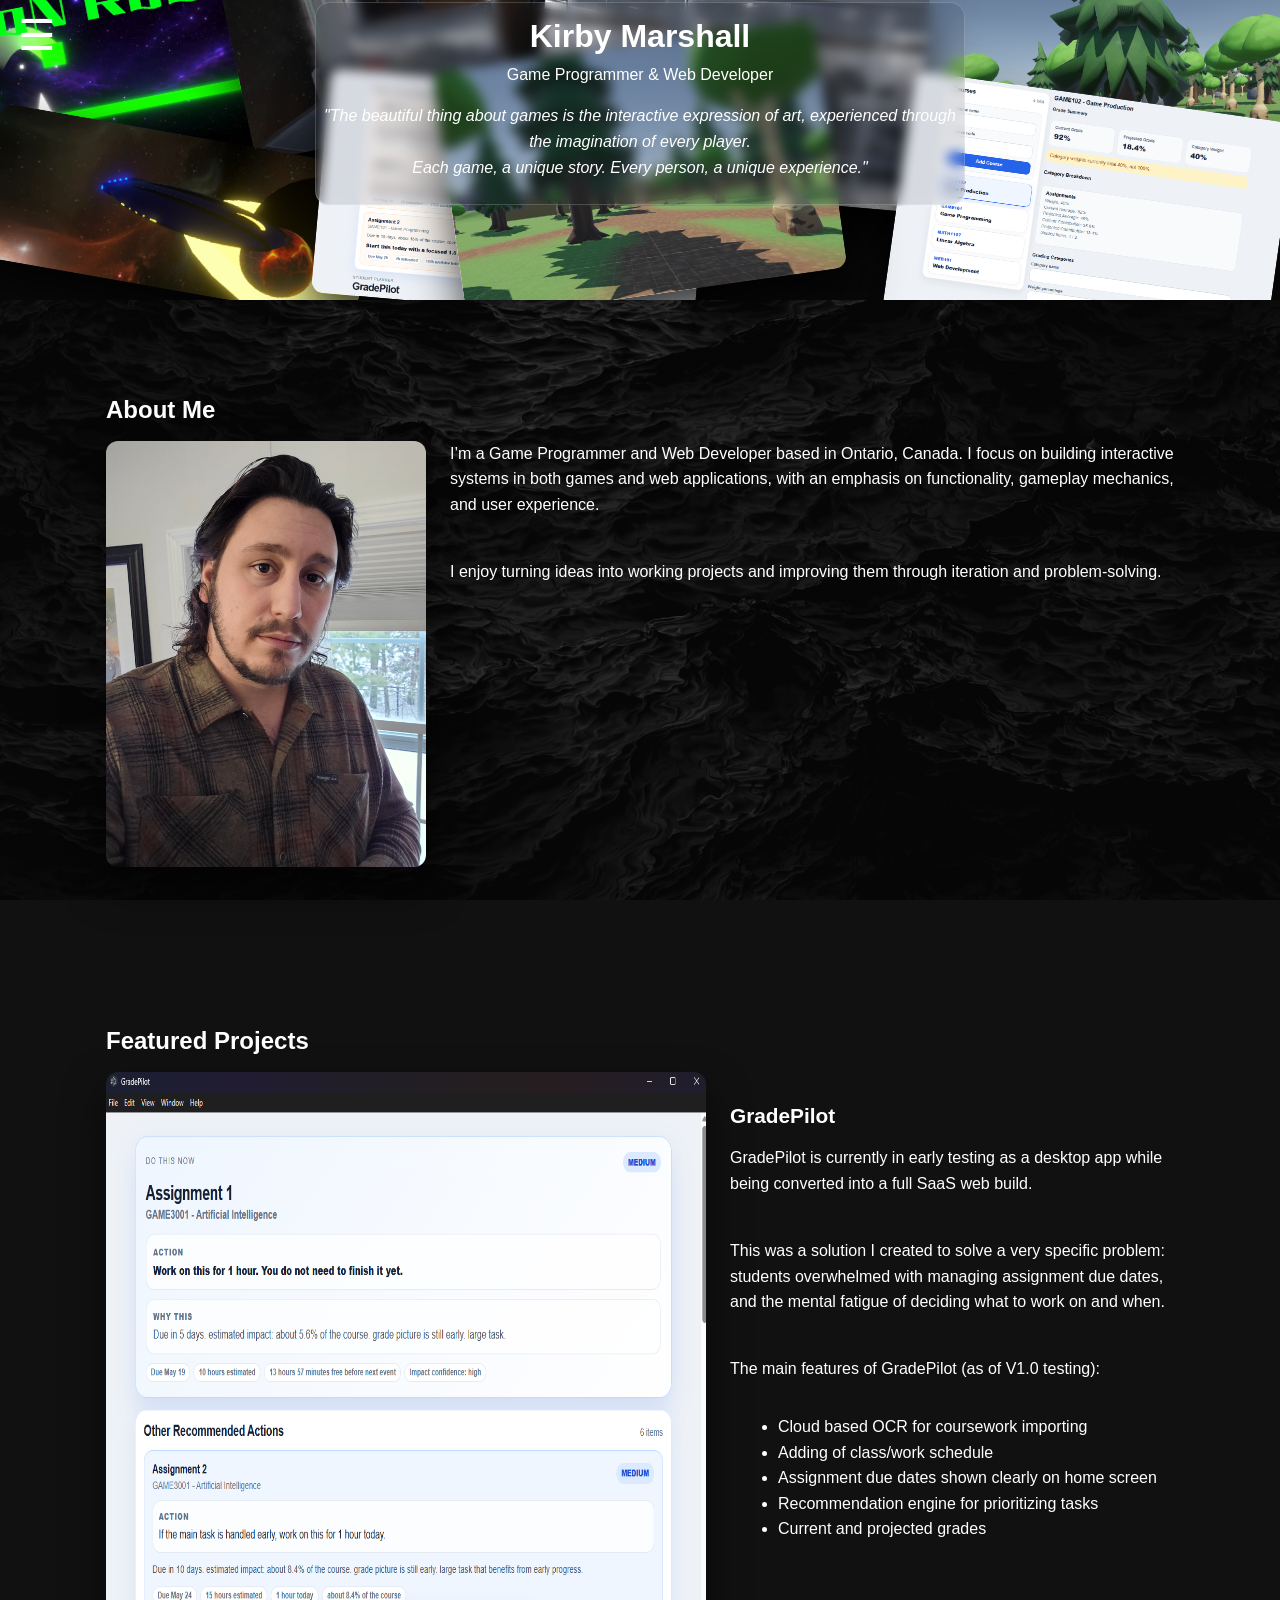
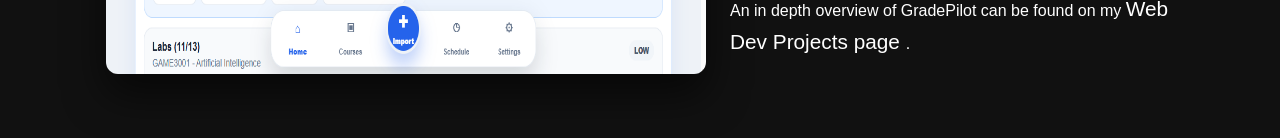
<file: index.html>
<!DOCTYPE html>
<html lang="en">
<head>
    <meta charset="UTF-8">
    <meta name="viewport" content="width=device-width, initial-scale=1.0">
    <title>Kirby Marshall | Game Developer</title>
    <link rel="stylesheet" href="style.css">
</head>
<body>

    <nav class="nav">
        <button class="hamburger" id="hamburger">☰</button>

        <div class="menu" id="menu">
            <a href="index.html">Homepage</a>
            <a href="resume.html">Resume</a>
            <a href="game-dev.html">Game Dev Projects</a>
            <a href="web-dev.html">Web Dev Projects</a>
            <a href="contact.html">Contact</a>
        </div>
    </nav>

    <!-- HERO -->
    <header class="hero">

        <div class="collage">
            <img src="Assets/img1.jpg" class="img i1" alt="">
            <img src="Assets/img2.jpg" class="img i2" alt="">
            <img src="Assets/img3.jpg" class="img i3" alt="">
            <img src="Assets/img4.jpg" class="img i4" alt="">
            <img src="Assets/img5.jpg" class="img i5" alt="">
            <img src="Assets/img6.jpg" class="img i6" alt="">
            <img src="Assets/img7.jpg" class="img i7" alt="">
            <img src="Assets/img8.jpg" class="img i8" alt="">
        </div>

        <div class="hero-text">
            <div class="glass">

                <h1>Kirby Marshall</h1>

                <p>Game Programmer & Web Developer</p>

                <p>
                    <em>
                        "The beautiful thing about games is the interactive expression of art,
                        experienced through the imagination of every player.<br>
                        Each game, a unique story. Every person, a unique experience."
                    </em>
                </p>

            </div>
        </div>

    </header>

    <!-- ABOUT -->
    <section>
        <div class="container">

            <h2>About Me</h2>

            <div class="project">

                <img src="Assets/selfie.jpg"
                     alt="Kirby Marshall"
                     class="about-img">

                <div class="project-info">

                    <p>
                        I’m a Game Programmer and Web Developer based in Ontario, Canada.
                        I focus on building interactive systems in both games and web applications,
                        with an emphasis on functionality, gameplay mechanics, and user experience.
                    </p>

                    <br>

                    <p>
                        I enjoy turning ideas into working projects and improving them
                        through iteration and problem-solving.
                    </p>

                </div>

            </div>

        </div>
    </section>

    <!-- FEATURED PROJECTS -->
    <section>
        <div class="container">

            <h2>Featured Projects</h2>

            <div class="project">

                <img src="Assets/gradepilot.jpg"
                     alt="GradePilot Preview"
                     class="project-img">

                <div class="project-info">

                    <h3>
                        <a href="https://github.com/RomuluStudios/GradePilot" target="_blank">
                            GradePilot
                        </a>
                    </h3>

                    <p>
                        GradePilot is currently in early testing as a desktop app while being converted into a full SaaS web build.
                    </p>

                    <br>

                    <p>
                        This was a solution I created to solve a very specific problem:
                        students overwhelmed with managing assignment due dates,
                        and the mental fatigue of deciding what to work on and when.
                    </p>

                    <br>

                    <p>
                        The main features of GradePilot (as of V1.0 testing):
                    </p>

                    <ul>
                        <li>Cloud based OCR for coursework importing</li>
                        <li>Adding of class/work schedule</li>
                        <li>Assignment due dates shown clearly on home screen</li>
                        <li>Recommendation engine for prioritizing tasks</li>
                        <li>Current and projected grades</li>
                    </ul>

                    <br>

                    <p>
                        An in depth overview of GradePilot can be found on my
                        <a href="web-dev.html" target="_blank">
                            Web Dev Projects page
                        </a>.
                    </p>

                </div>

            </div>

        </div>
    </section>

    <script src="script.js"></script>

</body>
</html>
</file>
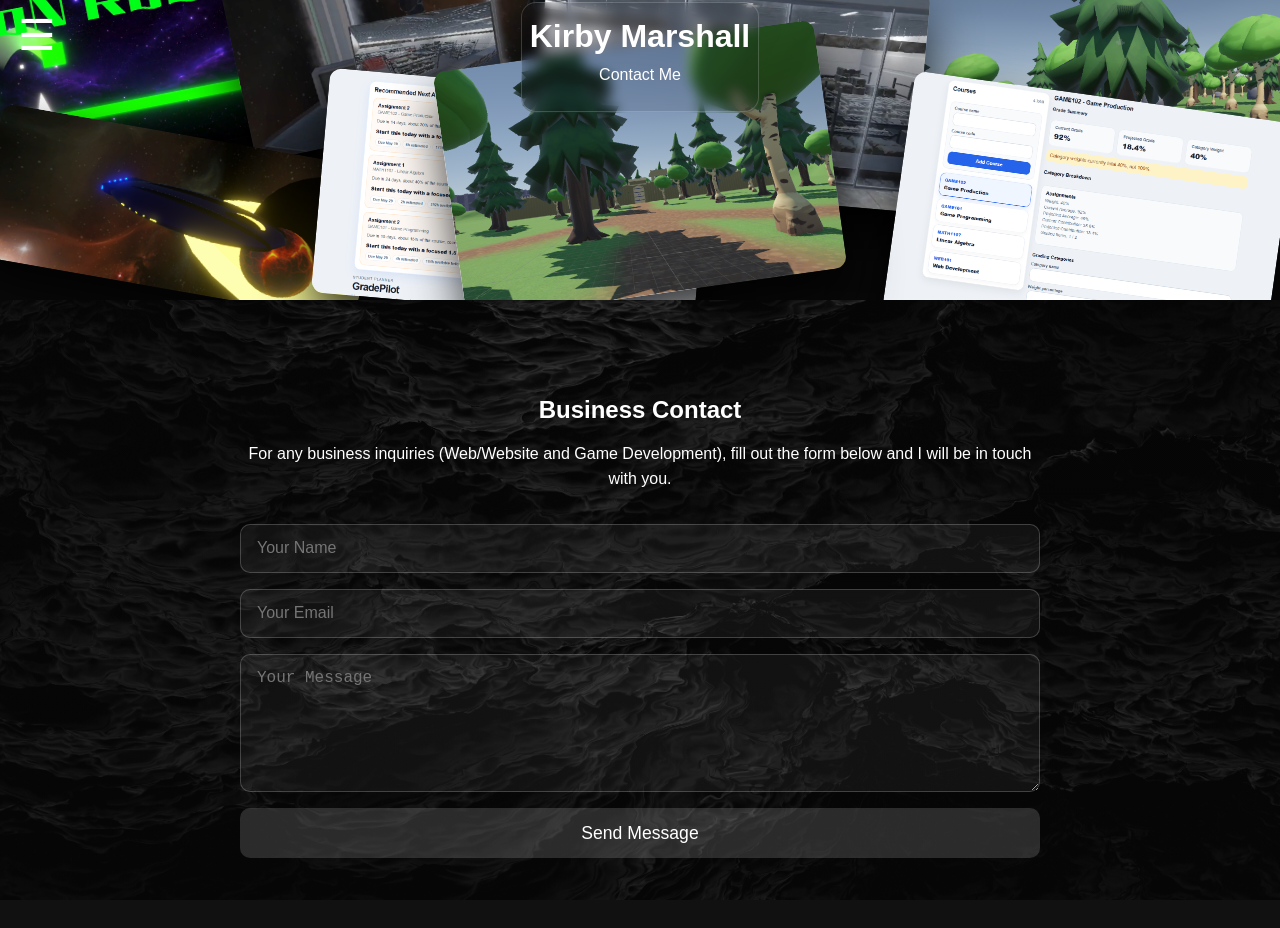
<file: contact.html>
<!DOCTYPE html>
<html lang="en">
<head>
    <meta charset="UTF-8">
    <meta name="viewport" content="width=device-width, initial-scale=1.0">
    <title>Contact | Kirby Marshall</title>
    <link rel="stylesheet" href="style.css">
</head>
<body>

    <nav class="nav">
        <button class="hamburger" id="hamburger" aria-label="Toggle menu">☰</button>

        <div class="menu" id="menu">
            <a href="index.html">Homepage</a>
            <a href="resume.html">Resume</a>
            <a href="game-dev.html">Game Dev Projects</a>
            <a href="web-dev.html">Web Dev Projects</a>
            <a href="contact.html">Contact</a>
        </div>
    </nav>

    <!-- HERO -->
    <header class="hero">

        <div class="collage">
            <img src="Assets/img1.jpg" class="img i1" alt="">
            <img src="Assets/img2.jpg" class="img i2" alt="">
            <img src="Assets/img3.jpg" class="img i3" alt="">
            <img src="Assets/img4.jpg" class="img i4" alt="">
            <img src="Assets/img5.jpg" class="img i5" alt="">
            <img src="Assets/img6.jpg" class="img i6" alt="">
            <img src="Assets/img7.jpg" class="img i7" alt="">
            <img src="Assets/img8.jpg" class="img i8" alt="">
        </div>

        <div class="hero-text">
            <div class="glass">
                <h1>Kirby Marshall</h1>
                <p>Contact Me</p>
            </div>
        </div>

    </header>

    <!-- CONTENT -->
    <section class="contact-section">
        <div class="contact-container">

            <h2>Business Contact</h2>

            <p>
                For any business inquiries (Web/Website and Game Development), fill out the form below and I will be in touch with you.
            </p>

            <form action="https://formspree.io/f/xvzlekwd" method="POST" class="contact-form">

                <input type="text" name="name" placeholder="Your Name" required>

                <input type="email" name="email" placeholder="Your Email" required>

                <textarea name="message" placeholder="Your Message" rows="6" required></textarea>

                <button type="submit">Send Message</button>

            </form>

        </div>
    </section>

    <div id="successPopup" class="success-popup">
        <div class="success-box">
            <div class="checkmark">✔</div>
            <h3>Message Sent</h3>
            <p>Your message has been delivered.</p>
        </div>
    </div>

    <script src="script.js"></script>
</body>
</html>
</file>
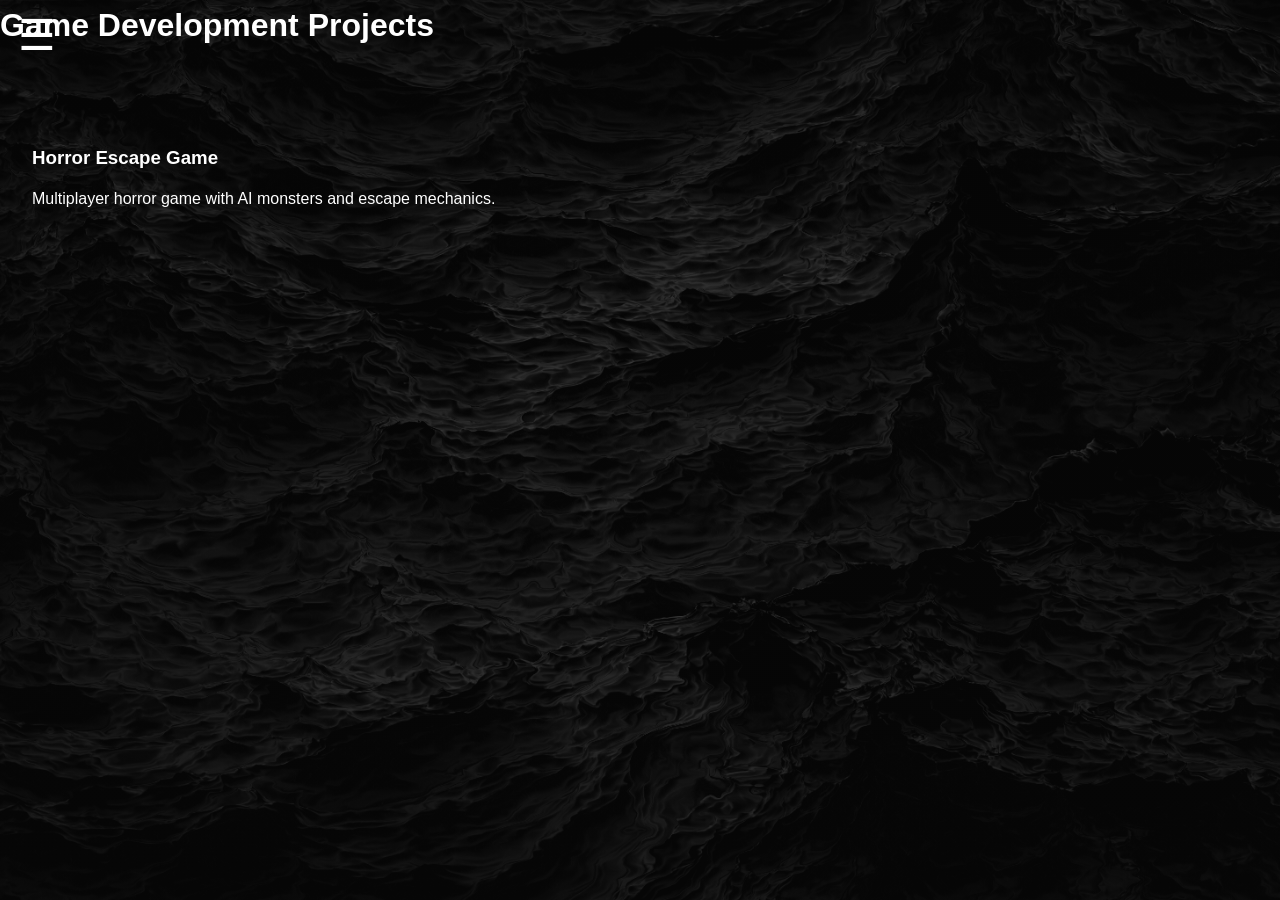
<file: game-dev.html>
<!DOCTYPE html>
<html lang="en">
<head>
    <meta charset="UTF-8">
    <meta name="viewport" content="width=device-width, initial-scale=1.0">
    <title>Game Dev Projects | Kirby Marshall</title>
    <link rel="stylesheet" href="style.css">
</head>
<body>

    <nav class="nav">
        <button class="hamburger" id="hamburger" aria-label="Toggle menu">☰</button>
        <div class="menu" id="menu">
            <a href="index.html">Homepage</a>
            <a href="resume.html">Resume</a>
            <a href="game-dev.html">Game Dev Projects</a>
            <a href="web-dev.html">Web Dev Projects</a>
            <a href="contact.html">Contact</a>
        </div>
    </nav>

    <header><h1>Game Development Projects</h1></header>
    <section>
        <div class="project-card">
            <h3>Horror Escape Game</h3>
            <p>Multiplayer horror game with AI monsters and escape mechanics.</p>
        </div>
    </section>

    <script src="script.js"></script>
</body>
</html>
</file>
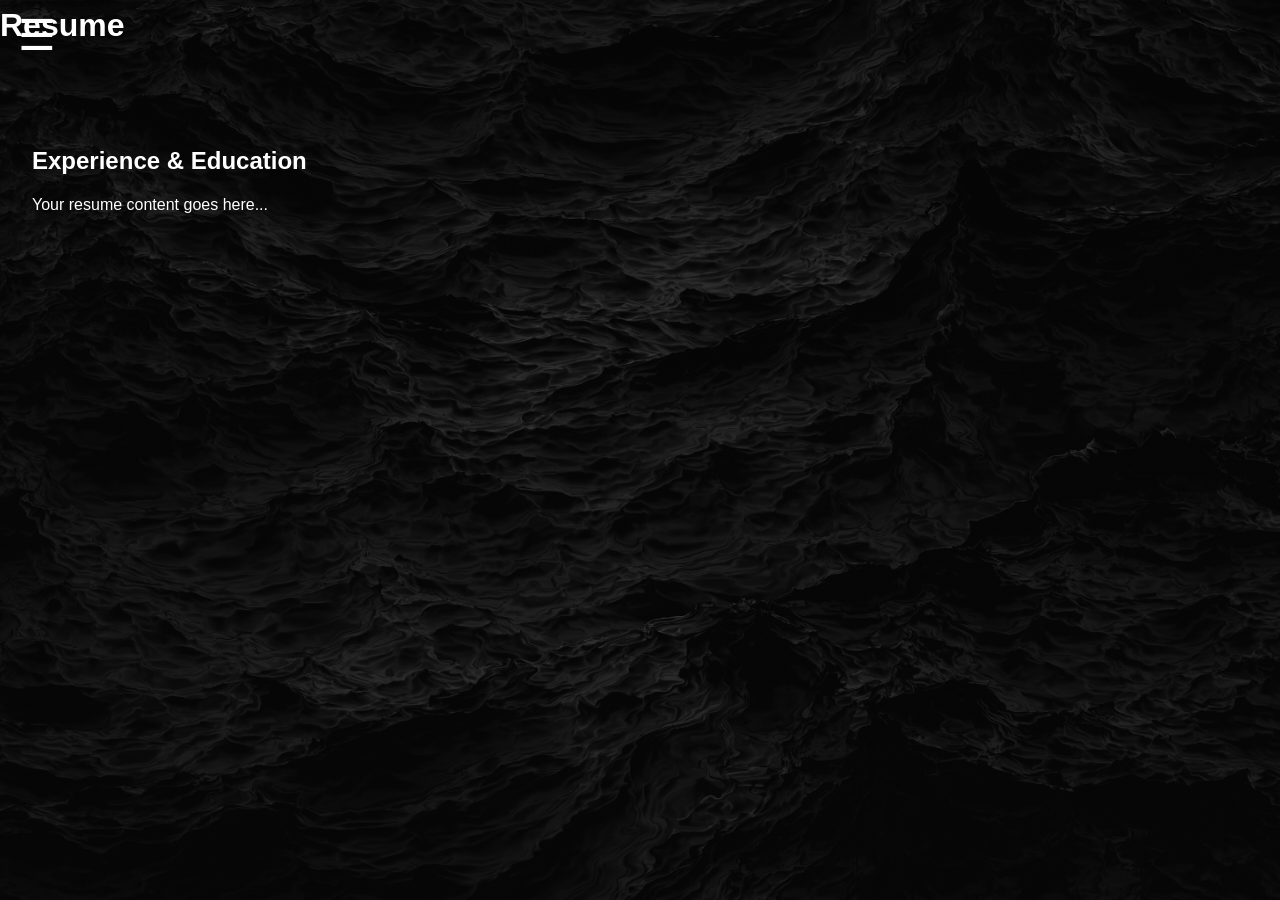
<file: resume.html>
<!DOCTYPE html>
<html lang="en">
<head>
    <meta charset="UTF-8">
    <meta name="viewport" content="width=device-width, initial-scale=1.0">
    <title>Resume | Kirby Marshall</title>
    <link rel="stylesheet" href="style.css">
</head>
<body>

    <nav class="nav">
        <button class="hamburger" id="hamburger" aria-label="Toggle menu">☰</button>
        <div class="menu" id="menu">
            <a href="index.html">Homepage</a>
            <a href="resume.html">Resume</a>
            <a href="game-dev.html">Game Dev Projects</a>
            <a href="web-dev.html">Web Dev Projects</a>
            <a href="contact.html">Contact</a>
        </div>
    </nav>

    <header><h1>Resume</h1></header>
    <section>
        <h2>Experience & Education</h2>
        <p>Your resume content goes here...</p>
    </section>

    <script src="script.js"></script>
</body>
</html>
</file>
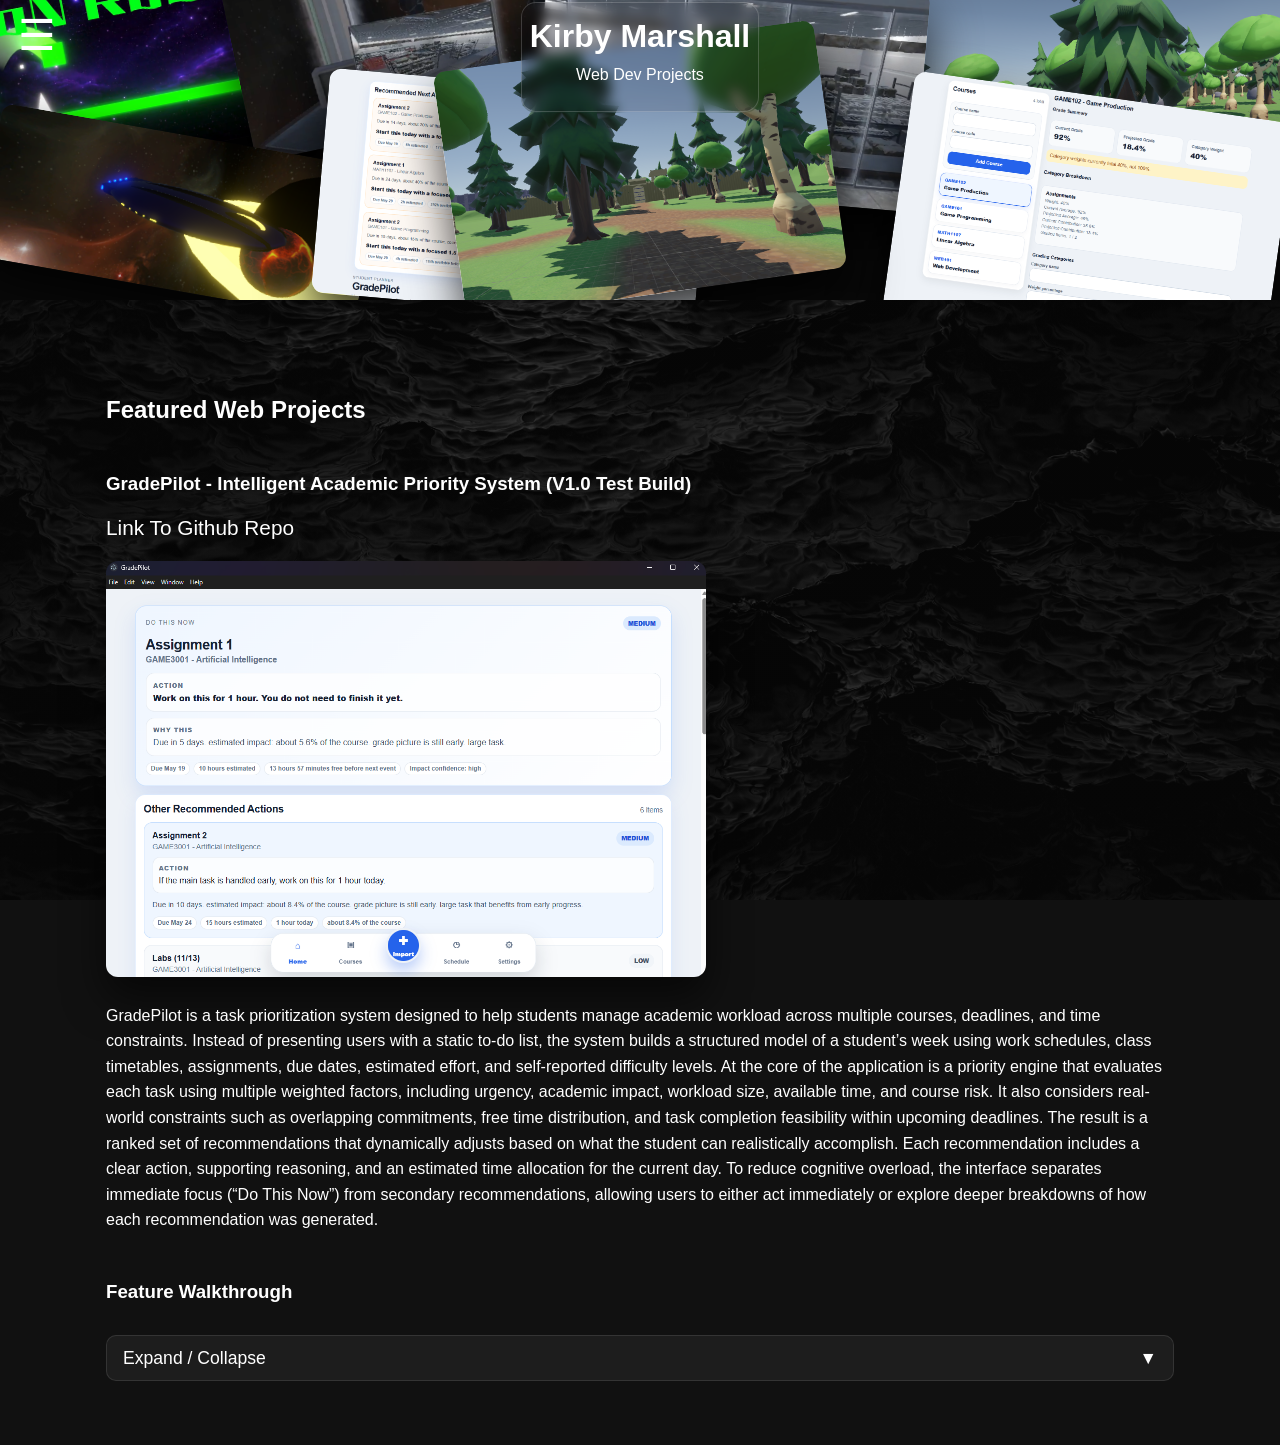
<file: web-dev.html>
<!DOCTYPE html>
<html lang="en">
<head>
    <meta charset="UTF-8">
    <meta name="viewport" content="width=device-width, initial-scale=1.0">
    <title>Web Dev Projects | Kirby Marshall</title>
    <link rel="stylesheet" href="style.css">
</head>
<body>

    <nav class="nav">
        <button class="hamburger" id="hamburger" aria-label="Toggle menu">☰</button>

        <div class="menu" id="menu">
            <a href="index.html">Homepage</a>
            <a href="resume.html">Resume</a>
            <a href="game-dev.html">Game Dev Projects</a>
            <a href="web-dev.html">Web Dev Projects</a>
            <a href="contact.html">Contact</a>
        </div>
    </nav>

    <!-- HERO -->
    <header class="hero">

        <div class="collage">
            <img src="Assets/img1.jpg" class="img i1" alt="">
            <img src="Assets/img2.jpg" class="img i2" alt="">
            <img src="Assets/img3.jpg" class="img i3" alt="">
            <img src="Assets/img4.jpg" class="img i4" alt="">
            <img src="Assets/img5.jpg" class="img i5" alt="">
            <img src="Assets/img6.jpg" class="img i6" alt="">
            <img src="Assets/img7.jpg" class="img i7" alt="">
            <img src="Assets/img8.jpg" class="img i8" alt="">
        </div>

        <div class="hero-text">
            <div class="glass">
                <h1>Kirby Marshall</h1>
                <p>Web Dev Projects</p>
            </div>
        </div>

    </header>

    <!-- CONTENT -->
    <section>
        <div class="container">

            <h2>Featured Web Projects</h2>

            <div class="project">

                <div class="project-info">

                    <h3>GradePilot - Intelligent Academic Priority System (V1.0 Test Build)</h3>

                    <p>
                        <a href="https://github.com/RomuluStudios/GradePilot">Link To Github Repo</a>
                    </p>

                    <img src="Assets/gradepilot.jpg"
                         alt="GradePilot Preview"
                         class="project-img">

                    <p>
                       <br> GradePilot is a task prioritization system designed to help students manage academic workload across multiple courses, deadlines, and time constraints.

                        Instead of presenting users with a static to-do list, the system builds a structured model of a student’s week using work schedules, class timetables, assignments, due dates, estimated effort, and self-reported difficulty levels.

                        At the core of the application is a priority engine that evaluates each task using multiple weighted factors, including urgency, academic impact, workload size, available time, and course risk. It also considers real-world constraints such as overlapping commitments, free time distribution, and task completion feasibility within upcoming deadlines.

                        The result is a ranked set of recommendations that dynamically adjusts based on what the student can realistically accomplish. Each recommendation includes a clear action, supporting reasoning, and an estimated time allocation for the current day.

                        To reduce cognitive overload, the interface separates immediate focus (“Do This Now”) from secondary recommendations, allowing users to either act immediately or explore deeper breakdowns of how each recommendation was generated.
                    </p>

                    <h3>Feature Walkthrough</h3>

                    <button class="collapse-btn" onclick="toggleCollapse(this)">
                        <span>Expand / Collapse</span>
                        <span class="arrow">▼</span>
                    </button>

                    <div class="collapse-content">

                        <h4>Adding Schedule</h4>

                        <p>
                            Users are able to add their work schedule, choose its frequency (weekly, bi-weekly or monthly) and choose whether that is a permanent or changing schedule.
                        </p>

                        <div class="image-row">
                            <img src="Assets/workSchedule1.jpg" alt="Work Schedule 1">
                            <img src="Assets/workSchedule2.jpg" alt="Work Schedule 2">
                            <img src="Assets/workSchedule3.jpg" alt="Work Schedule 3">
                        </div>

                        <p>
                           <br> In addition to the users work schedule, they can also add their class schedule as well as any one-off appointments they have.
                        </p>

                        <div class="image-row">
                            <img src="Assets/classSchedule.jpg" alt="Class Schedule">
                            <img src="Assets/oneOff.jpg" alt="One Off Appointment">
                        </div>

                        <h4>Importing Courses</h4>

                        <p>
                            Users are able to upload course CSI documents, and autofill course information such as grading categories (assignments, labs, etc.) as well as the specific items within those categories. This uses Paddle OCR through a cloud based server, and uploaded images are deleted after parsing and user confirmation.

                            This allows users to ensure OCR accuracy before importing information, in addition to the ability to edit courses themselves from the course screen.
                        </p>

                        <div class="image-row">
                            <img src="Assets/courseImport1.jpg" alt="Course Import 1">
                            <img src="Assets/courseImport2.jpg" alt="Course Import 2">
                            <img src="Assets/courseImport3.jpg" alt="Course Import 3">
                        </div>

                        <h4>Course Editing</h4>

                        <p>
                            The course screen allows users to edit assignments, categories or entire courses. Users are able to add/update due dates, their estimated difficulty of the assignments, as well as their estimated time to completion. Courses are sorted by semester, allowing easy navigation if users utilize GradePilot across multiple semesters.
                        </p>

                        <div class="image-row">
                            <img src="Assets/courseScreen1.jpg" alt="Course Screen 1">
                            <img src="Assets/courseScreen2.jpg" alt="Course Screen 2">
                        </div>

                        <h4>Priority Engine (Home Screen)</h4>

                        <p>
                            The Priority Engine is the core system that determines what a student should work on at any given time. It builds a structured model of workload using course schedules, work shifts, class timetables, assignments, due dates, estimated completion time, and difficulty ratings, combining everything into a unified view of time and obligations.
                        </p>

                        <p>
                            Each task is evaluated using multiple weighted factors:
                        </p>

                        <ul>
                            <li>Urgency based on how close the due date is</li>
                            <li>Academic impact based on assignment weight and course structure</li>
                            <li>Time feasibility based on available free time before the deadline</li>
                            <li>Effort size using estimated completion time and difficulty</li>
                            <li>Course risk based on current grade performance and progression</li>
                            <li>Workload balance to avoid overloading a single day</li>
                        </ul>

                        <p>
                            Instead of relying on a single rule such as due date alone, the engine calculates a combined priority score that reflects both urgency and real-world feasibility. This ensures recommendations are not only important, but actually achievable within the student’s available time.
                        </p>

                        <p>
                            The final output is a ranked list of recommendations, including a primary “Do This Now” task and supporting secondary actions. Each recommendation includes a suggested work duration and a reason explaining why it was selected.
                        </p>

                        <p>
                            To improve usability, the system applies safeguards that prevent unrealistic scheduling, such as overloading a single day, prioritizing tasks without enough context, or ignoring limited available time.
                        </p>

                        <div class="image-row">
                            <img src="Assets/priority1.jpg" alt="Priority 1">
                            <img src="Assets/priority2.jpg" alt="Priority 2">
                            <img src="Assets/priority3.jpg" alt="Priority 3">
                        </div>

                    </div>

                </div>
            </div>

        </div>
    </section>

    <script src="script.js"></script>

</body>
</html>
</file>
<file: style.css>
/* RESET */
* {
    margin: 0;
    padding: 0;
    box-sizing: border-box;
}

/* BASE */
body {
    font-family: Arial, sans-serif;
    color: white;
    line-height: 1.6;
    background: linear-gradient(rgba(10, 10, 10, 0.50), rgba(10, 10, 10, 0.60)), url("Assets/ocean-bg.jpg");
    background-size: cover;
    background-position: center;
    background-attachment: fixed;
    background-color: #111;
}
/* NAV */
.nav {
    position: fixed;
    top: 0;
    left: 0;
    z-index: 1000;
}

.hamburger {
    background: none;
    border: none;
    color: white;
    font-size: 2.6rem;
    padding: 0.7rem 1.1rem;
    cursor: pointer;
}

/* MENU */
.menu {
    position: absolute;
    top: 3.7rem;
    left: 1rem;
    min-width: 220px;
    padding: 0.8rem 0;
    border-radius: 15px;
    background: rgba(15, 15, 30, 0.1);
    backdrop-filter: blur(6px);
    -webkit-backdrop-filter: blur(48px);
    border: 1px solid rgba(255, 255, 255, 0.18);
    box-shadow: 0 15px 45px rgba(0, 0, 0, 0.7);
    display: flex;
    flex-direction: column;
    opacity: 0;
    transform: translateY(-20px);
    pointer-events: none;
    transition: all 0.35s ease;
}

    .menu.show {
        opacity: 1;
        transform: translateY(0);
        pointer-events: auto;
    }

    .menu a {
        color: white;
        text-decoration: none;
        padding: 0.85rem 1.4rem;
        font-size: 1.1rem;
    }

        .menu a:hover {
            background: rgba(255, 255, 255, 0.1);
            padding-left: 1.8rem;
        }

/* HERO */
.hero {
    position: relative;
    width: 100%;
    height: 300px;
    overflow: hidden;
    display: flex;
    align-items: flex-start;
    justify-content: center;
}

.collage {
    position: absolute;
    inset: 0;
    z-index: 0;
    overflow: hidden;
    background: #0a0a0a;
}

.img {
    position: absolute;
    width: 30%;
    min-width: 380px;
    height: auto;
    object-fit: cover;
    border-radius: 12px;
    box-shadow: 0 25px 50px rgba(0, 0, 0, 0.8);
}

.i1 {
    top: -15%;
    left: -8%;
    transform: rotate(-11deg);
}

.i2 {
    top: -30%;
    left: 18%;
    transform: rotate(-12deg);
}

.i3 {
    top: -10%;
    left: 72%;
    transform: rotate(-5deg);
}

.i4 {
    top: 45%;
    left: -1%;
    transform: rotate(10deg);
}

.i5 {
    top: 15%;
    left: 35%;
    transform: rotate(-8deg);
    z-index: 1;
}

.i6 {
    top: 28%;
    left: 25%;
    transform: rotate(5deg);
}

.i7 {
    top: -8%;
    left: 42%;
    transform: rotate(5deg);
}

.i8 {
    top: 32%;
    left: 70%;
    transform: rotate(8deg);
}

.hero-text {
    position: relative;
    z-index: 10;
    text-align: center;
    padding: 0.1rem 1rem;
    max-width: 1000px;
}

.glass {
    background: rgba(15, 15, 30, 0.1);
    backdrop-filter: blur(6px);
    -webkit-backdrop-filter: blur(48px);
    border: 1px solid rgba(255, 255, 255, 0.18);
    border-radius: 15px;
    padding: 0.5rem;
    max-width: 650px;
    margin: 0 auto;
}

/* SECTIONS */
section {
    width: 100%;
    padding: 4rem 2rem;
}

.container {
    max-width: 1100px;
    margin: 0 auto;
    padding: 0 1rem;
}

/* LAYOUT */
.project {
    display: flex;
    gap: 24px;
    align-items: stretch;
    width: 100%;
}

/* ABOUT IMAGE */
.about-img {
    width: 320px;
    flex-shrink: 0;
    height: auto;
    border-radius: 12px;
    box-shadow: 0 20px 40px rgba(0, 0, 0, 0.6);
}

/* PROJECT IMAGE */
.project-img {
    width: 600px;
    flex-shrink: 0;
    height: auto;
    border-radius: 12px;
    box-shadow: 0 20px 40px rgba(0, 0, 0, 0.6);
}

.project-info {
    flex: 1;
}

    /* LINKS */
    .project-info a {
        color: white;
        text-decoration: none;
        font-size: 1.3rem;
    }

        .project-info a:hover {
            text-decoration: underline;
        }

    .project-info ul {
        margin-top: 1rem;
        padding-left: 1.5rem;
    }

/* MOBILE */
@media (max-width: 768px) {
    .project {
        flex-direction: column;
    }

    .project-img,
    .about-img {
        width: 100%;
    }

    .hero-text {
        text-align: center;
    }
}

.image-row {
    display: flex;
    gap: 12px;
    margin-top: 1rem;
}

    .image-row img {
        width: 100%;
        max-width: 320px;
        height: auto;
        border-radius: 12px;
        box-shadow: 0 20px 40px rgba(0, 0, 0, 0.6);
    }

/* MOBILE STACK */
@media (max-width: 768px) {
    .image-row {
        flex-direction: column;
    }

        .image-row img {
            max-width: 100%;
        }
}
.project-info {
    display: flex;
    flex-direction: column;
}

.collapse-btn {
    display: flex;
    justify-content: space-between;
    align-items: center;
    width: 100%;
    background: rgba(255, 255, 255, 0.05);
    color: white;
    border: 1px solid rgba(255, 255, 255, 0.1);
    padding: 0.7rem 1rem;
    margin-top: 1rem;
    font-size: 1.1rem;
    cursor: pointer;
    border-radius: 10px;
    transition: background 0.2s ease;
}

    .collapse-btn:hover {
        background: rgba(255, 255, 255, 0.1);
    }

.arrow {
    transition: transform 0.3s ease;
}

.collapse-btn.active .arrow {
    transform: rotate(180deg);
}

.collapse-content {
    display: none;
    margin-top: 1rem;
}

    .collapse-content.open {
        display: block;
    }

h2, h3, h4 {
    margin-top: 2rem;
    margin-bottom: 1rem;
    line-height: 1.2;
}

p {
    margin-bottom: 1rem;
}

ul {
    margin: 1rem 0 1.5rem 1.5rem;
}

.contact-section {
    width: 100%;
    padding: 4rem 2rem;
    display: flex;
    justify-content: center;
}

.contact-container {
    max-width: 800px;
    width: 100%;
    text-align: center;
}

.contact-form {
    display: flex;
    flex-direction: column;
    gap: 1rem;
    margin-top: 2rem;
}

    .contact-form input,
    .contact-form textarea {
        padding: 0.9rem 1rem;
        border-radius: 10px;
        border: 1px solid rgba(255,255,255,0.2);
        background: rgba(255,255,255,0.05);
        color: white;
        font-size: 1rem;
        outline: none;
    }

        .contact-form input:focus,
        .contact-form textarea:focus {
            border-color: rgba(255,255,255,0.5);
        }

    .contact-form button {
        padding: 0.9rem 1rem;
        border-radius: 10px;
        border: none;
        cursor: pointer;
        background: rgba(255,255,255,0.15);
        color: white;
        font-size: 1.1rem;
        transition: 0.2s ease;
    }

        .contact-form button:hover {
            background: rgba(255,255,255,0.25);
        }

.success-popup {
    position: fixed;
    top: 0;
    left: 0;
    right: 0;
    bottom: 0;
    display: flex;
    align-items: center;
    justify-content: center;
    background: rgba(0,0,0,0.6);
    opacity: 0;
    pointer-events: none;
    transition: opacity 0.3s ease;
    z-index: 9999;
}

    .success-popup.show {
        opacity: 1;
        pointer-events: auto;
    }

.success-box {
    background: rgba(20, 40, 25, 0.95);
    border: 1px solid rgba(0, 255, 120, 0.4);
    padding: 2rem 2.5rem;
    border-radius: 16px;
    text-align: center;
    transform: scale(0.8);
    animation: popIn 0.35s ease forwards;
    color: white;
    box-shadow: 0 20px 60px rgba(0,0,0,0.5);
}

.checkmark {
    font-size: 2.5rem;
    color: #00ff7b;
    margin-bottom: 0.5rem;
}

@keyframes popIn {
    to {
        transform: scale(1);
    }
}
</file>
